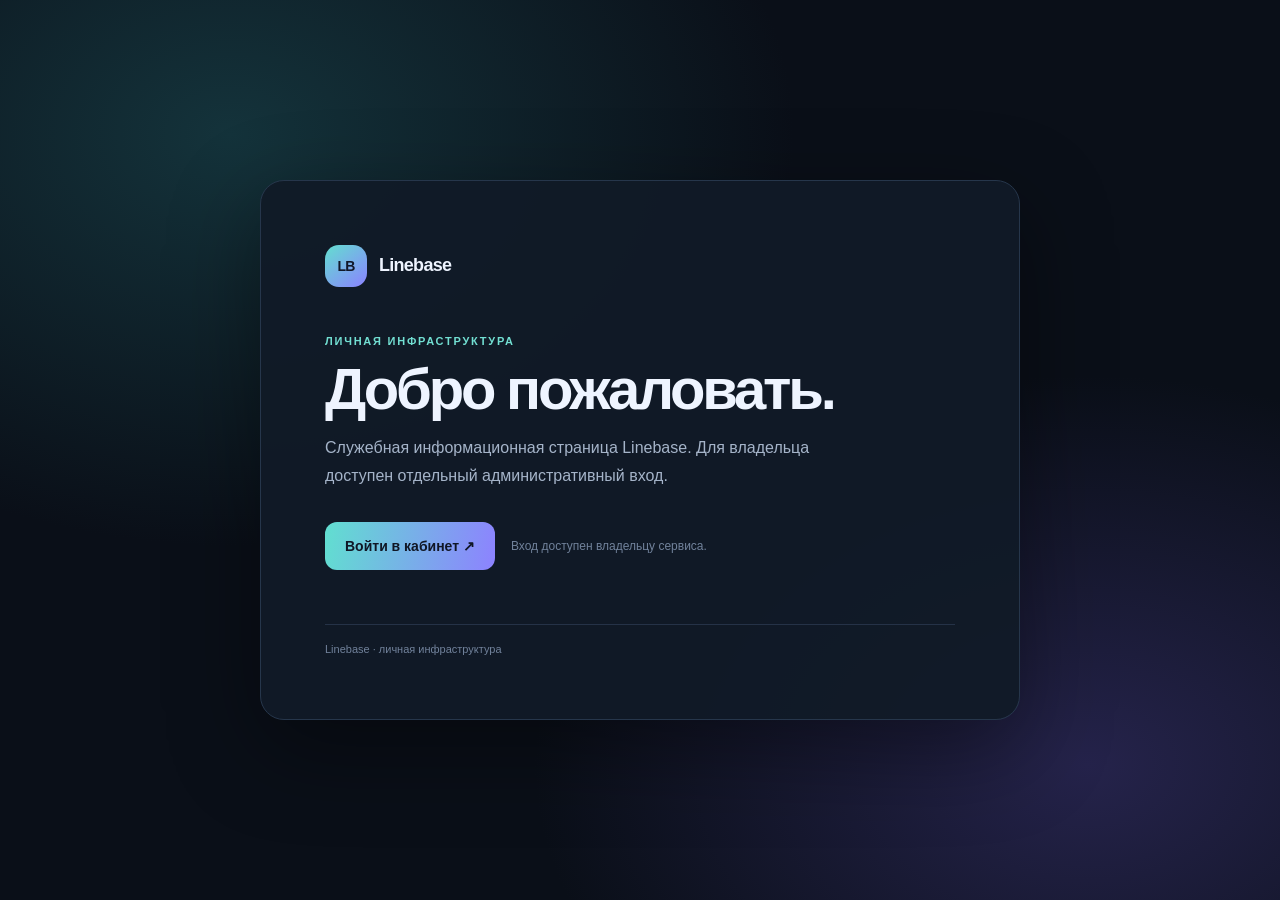
<file: templates/landing.html>
<!doctype html>
<html lang="ru">
<head>
  <meta charset="utf-8">
  <meta name="viewport" content="width=device-width, initial-scale=1">
  <meta name="theme-color" content="#0a0f18">
  <title>Linebase</title>
  <style>
    :root{color-scheme:dark;font-family:Inter,-apple-system,BlinkMacSystemFont,"Segoe UI",sans-serif;background:#0a0f18;color:#eef4ff}
    *{box-sizing:border-box}
    body{margin:0;min-height:100vh;display:grid;place-items:center;padding:24px;background:radial-gradient(ellipse at 18% 15%,#14333b 0,transparent 38%),radial-gradient(ellipse at 85% 85%,#25234b 0,transparent 36%),#0a0f18}
    main{width:min(100%,760px);padding:clamp(28px,7vw,64px);border:1px solid #26364b;border-radius:24px;background:#111a27eF;box-shadow:0 28px 90px #0006}
    .brand{display:flex;align-items:center;gap:12px;font-size:18px;font-weight:800;letter-spacing:-.04em}
    .mark{width:42px;height:42px;display:grid;place-items:center;border-radius:14px;background:linear-gradient(140deg,#63dfd0,#8b82ff);color:#111728;font-size:14px}
    .eyebrow{margin-top:48px;color:#72dfd2;font-size:11px;font-weight:800;letter-spacing:.16em;text-transform:uppercase}
    h1{max-width:590px;margin:12px 0 16px;font-size:clamp(34px,7vw,58px);line-height:1.03;letter-spacing:-.055em}
    p{max-width:520px;margin:0;color:#a5b4c9;font-size:16px;line-height:1.75}
    .actions{display:flex;align-items:center;gap:16px;flex-wrap:wrap;margin-top:32px}
    .button{display:inline-flex;align-items:center;justify-content:center;min-height:48px;padding:0 20px;border-radius:12px;background:linear-gradient(100deg,#61dfd0,#8d82ff);color:#101625;text-decoration:none;font-size:14px;font-weight:800}
    .note{color:#71829b;font-size:12px}
    footer{margin-top:54px;padding-top:18px;border-top:1px solid #253247;color:#71829b;font-size:11px}
    @media(max-width:520px){main{border-radius:18px}.eyebrow{margin-top:36px}.actions{align-items:stretch;flex-direction:column}.button{width:100%}}
  </style>
</head>
<body>
  <main>
    <div class="brand"><span class="mark">LB</span><span>Linebase</span></div>
    <div class="eyebrow">Личная инфраструктура</div>
    <h1>Добро пожаловать.</h1>
    <p>Служебная информационная страница Linebase. Для владельца доступен отдельный административный вход.</p>
    <div class="actions">
      <a class="button" href="https://panel.linebase.ru/login">Войти в кабинет <span aria-hidden="true">&nbsp;↗</span></a>
      <span class="note">Вход доступен владельцу сервиса.</span>
    </div>
    <footer>Linebase · личная инфраструктура</footer>
  </main>
</body>
</html>
</file>
